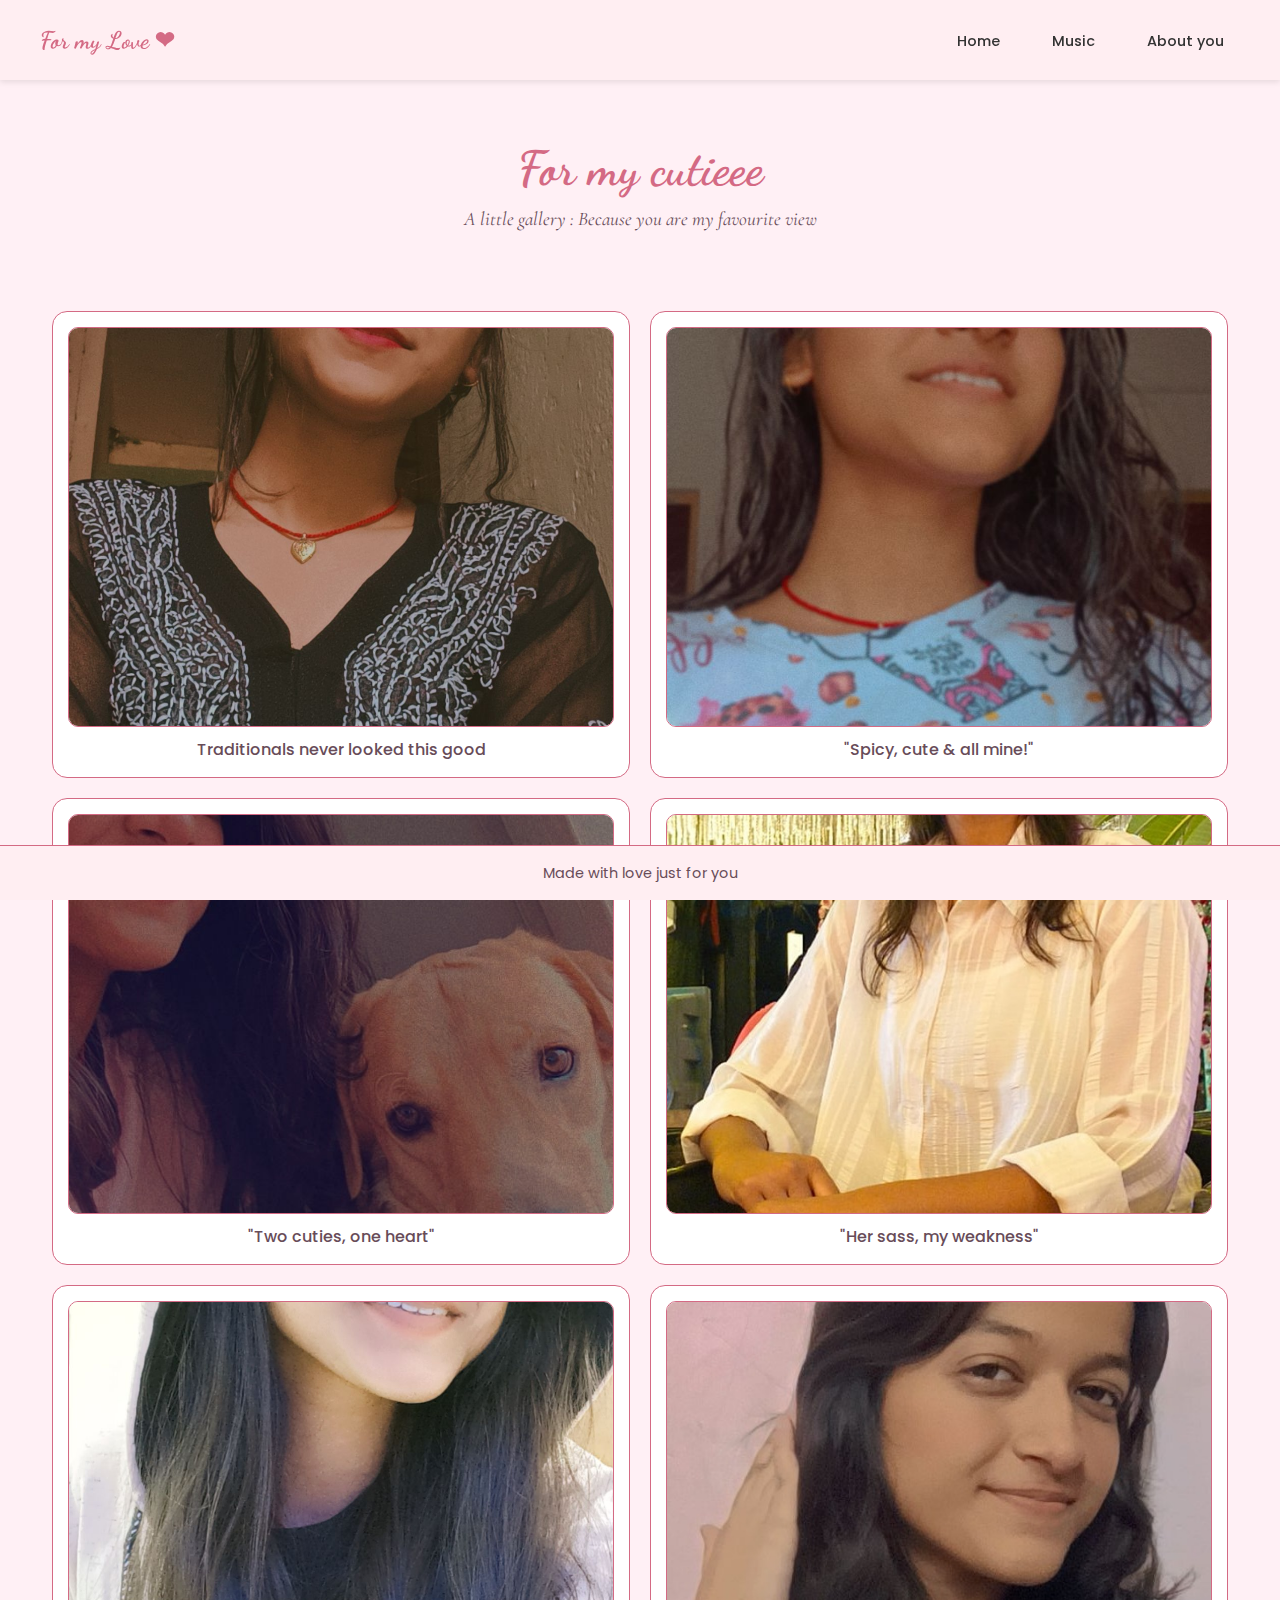
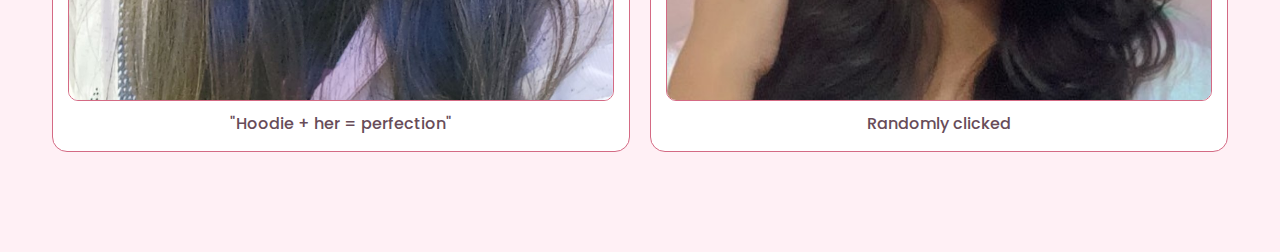
<file: Pages/Gallery/index.html>
<!DOCTYPE html>
<html lang="en">
<head>
  <meta charset="UTF-8">
  <meta name="viewport" content="width=device-width, initial-scale=1.0">
  <link rel="stylesheet" href="https://cdnjs.cloudflare.com/ajax/libs/font-awesome/6.5.0/css/all.min.css">
  <link rel="preconnect" href="https://fonts.googleapis.com">
  <link rel="preconnect" href="https://fonts.gstatic.com" crossorigin>
  <link href="https://fonts.googleapis.com/css2?family=Dancing+Script:wght@400..700&display=swap" rel="stylesheet">
  <link href="https://fonts.googleapis.com/css2?family=Cormorant+Garamond:ital,wght@0,300..700;1,300..700&display=swap" rel="stylesheet">
  <link href="https://fonts.googleapis.com/css2?family=Poppins:ital,wght@0,100;0,200;0,300;0,400;0,500;0,600;0,700;0,800;0,900;1,100;1,200;1,300;1,400;1,500;1,600;1,700;1,800;1,900&display=swap" rel="stylesheet">
  <title>Photo Gallery - For My Love</title>

  <style>
    * {
      margin: 0;
      padding: 0;
      box-sizing: border-box;
    }

    body {
      background-color: #fff0f5;
      font-family: "Poppins", sans-serif;
      display: flex;
      flex-direction: column;
      min-height: 100vh;
      padding-bottom: 80px;
    }

    /* Fixed navigation styling to match main page */
    .navbar {
      display: flex;
      align-items: center;
      justify-content: space-between;
      height: 80px;
      width: 100%;
      background: #ffeef2;
      padding: 0 40px;
      position: fixed;
      top: 0;
      z-index: 1000;
      box-shadow: 0 2px 6px rgba(0, 0, 0, 0.1);
    }

    .nav_content {
      display: flex;
      align-items: center;
      justify-content: space-between;
      width: 100%;
      gap: 50px;
    }

    .nav_text {
      font-size: 1.5rem;
      font-weight: bold;
      color: #d46a84;
      font-family: "Dancing Script", cursive;
    }

    .nav_link ul {
      list-style: none;
      display: flex;
      
      gap: 20px;
      align-items: center;
    }
   

    .nav_link ul li a {
      text-decoration: none;
      color: #333;
      font-size: 0.9rem;
      font-weight: 500;
      transition: all 0.3s ease;
      padding: 8px 16px;
      border-radius: 20px;
    }

    .nav_link ul li a:hover {
      color: #d46a84;
      background-color: rgba(212, 106, 132, 0.1);
    }

    .profile-img {
      width: 40px;
      height: 40px;
      border-radius: 50%;
      object-fit: cover;
      border: 2px solid #d46a84;
    }

    .header {
      text-align: center;
      margin: 120px 0 40px 0;
      padding: 20px;
    }

    .header b {
      font-size: 3rem;
      color: #d46a84;
      font-family: "Dancing Script", cursive;
      display: block;
      margin-bottom: 10px;
    }

    .header .tagline {
      font-size: 1.2rem;
      color: #684c59;
      font-style: italic;
      font-family: "Cormorant Garamond", serif;
    }

    .border {
      flex: 1;
      width: 95%;
      margin: 0 auto;
      display: flex;
      justify-content: center;
      align-items: flex-start;
      overflow-y: auto;
    }

    #grid {
      display: grid;
      grid-template-columns: repeat(2, 1fr);
      gap: 20px;
      width: 100%;
      padding: 20px;
    }

    .gridimg {
      background-color: white;
      border: 1px solid #d46a84;
      display: flex;
      flex-direction: column;
      justify-content: center;
      align-items: center;
      padding: 15px;
      border-radius: 15px;
      transition: transform 0.3s ease, box-shadow 0.3s ease;
      cursor: pointer;
    }

    .gridimg:hover {
      transform: translateY(-5px);
      box-shadow: 0 8px 25px rgba(212, 106, 132, 0.3);
    }

    .imgcontainer {
      width: 100%;
      height: 400px;
      display: flex;
      justify-content: center;
      align-items: center;
      border: 1px solid #d46a84;
      border-radius: 10px;
      overflow: hidden;
      margin-bottom: 10px;
    }

    .imgcontainer img {
      width: 100%;
      height: 100%;
      object-fit: cover;
    }

    .caption {
      font-family: "Poppins", sans-serif;
      font-size: 1rem;
      font-weight: 500;
      color: #684c59;
      text-align: center;
    }

    /* Modal styles */
    .modal {
      display: none;
      position: fixed;
      z-index: 2000;
      left: 0;
      top: 0;
      width: 100%;
      height: 100%;
      background: rgba(0,0,0,0.8);
    }

    .modal-content {
      position: relative;
      margin: 5% auto;
      display: block;
      max-width: 90%;
      max-height: 90%;
      border-radius: 10px;
      
    }

    .close {
      position: absolute;
      top: 15px;
      right: 25px;
      color: #fff;
      font-size: 35px;
      cursor: pointer;
      z-index: 2001;
    }

    .close:hover {
      color: #d46a84;
    }

    .prev, .next {
      cursor: pointer;
      position: absolute;
      top: 50%;
      width: auto;
      padding: 16px;
      margin-top: -22px;
      color: white;
      font-weight: bold;
      font-size: 30px;
      transition: 0.3s;
      user-select: none;
      z-index: 2001;
    }

    .prev { left: 20px; }
    .next { right: 20px; }
    .prev:hover, .next:hover { color: #d46a84; }

    .footer {
      position: fixed;
      bottom: 0;
      display: flex;
      flex-direction: column;
      align-items: center;
      justify-content: center;
      height: 55px;
      width: 100%;
      background: #ffeef2;
      border-top: 1px solid #d46a84;
      z-index: 1000;
    }

    .footer p {
      font-size: 0.9rem;
      color: #684c59;
      font-family: "Poppins", sans-serif;
    }

    @media (max-width: 768px) {
      .navbar {
        padding: 0 20px;
      }

      .nav_content {
        gap: 20px;
      }

      .nav_text {
        font-size: 1.2rem;
      }

      .nav_link ul {
        gap: 15px;
      }

      .nav_link ul li a {
        font-size: 0.75rem;
        padding: 6px 12px;
      }

      .header b {
        font-size: 3rem;
      }
      
      #grid {
        grid-template-columns: 1fr;
        gap: 15px;
      }
      
      .imgcontainer {
        height: 500px;
      }
    }

    @media (max-width: 480px) {
      .nav_link ul {
        flex-direction: row;
        gap: 4px;
      }

      .navbar {
        height: auto;
        padding: 15px 20px;
      }

      .header {
        margin-top: 140px;
      }
    }
  </style>
</head>
<body>
  <header class="navbar">
    <div class="nav_content">
      <div class="nav_text">
        <span>For my Love &#x2764;</span>
      </div>
      <div class="nav_link">
        <ul>
          <li><a href="../../index.html">Home</a></li>
          <li><a href="../MusicAlbum/ma.html">Music</a></li>
          <li><a href="../AboutYou/about.html">About you</a></li>
        </ul>
      </div>
    </div>
  </header>

  <div class="header">
    <b>For my cutieee</b>
    <p class="tagline">A little gallery : Because you are my favourite view</p>
  </div>
  
  <div class="border">
    <section id="grid">
      <!-- Updated with working placeholder images -->
      <div class="gridimg" onclick="openModal('dress1')">
        <div class="imgcontainer">
          <img src="../../Images/Gallery/image1/Image1_1.jpg" alt="Traditional Dress">
        </div>
        <div class="caption">Traditionals never looked this good</div>
      </div>

      <div class="gridimg" onclick="openModal('dress2')">
        <div class="imgcontainer">
          <img src="../../Images/Gallery/image2/Image2_1.jpg" alt="Cute Portrait">
        </div>
        <div class="caption">"Spicy, cute & all mine!"</div>
      </div>

      <div class="gridimg" onclick="openModal('dress3')">
        <div class="imgcontainer">
          <img src="../../Images/Gallery/image3/Image3_1.jpg" alt="With Pet">
        </div>
        <div class="caption">"Two cuties, one heart"</div>
      </div>

      <div class="gridimg" onclick="openModal('dress4')">
        <div class="imgcontainer">
          <img src="../../Images/Gallery/image4/Image4_1.jpg" alt="Stylish Look">
        </div>
        <div class="caption">"Her sass, my weakness"</div>
      </div>

      <div class="gridimg" onclick="openModal('dress5')">
        <div class="imgcontainer">
          <img src="../../Images/Gallery/image5/Image5_1.jpg" alt="Casual Hoodie">
        </div>
        <div class="caption">"Hoodie + her = perfection"</div>
      </div>

      <div class="gridimg" onclick="openModal('dress6')">
        <div class="imgcontainer">
          <img src="../../Images/Gallery/image6/Image6_1.jpg" alt="Candid Shot">
        </div>
        <div class="caption">Randomly clicked</div>
      </div>
    </section>
  </div>

  <div class="footer">
    <p>Made with love just for you</p>
  </div>

  <!-- Slideshow Modal -->
  <div id="myModal" class="modal">
    <span class="close" onclick="closeModal()">&times;</span>
    <img class="modal-content" id="modalImg">
    <a class="prev" onclick="changeSlide(-1)">&#10094;</a>
    <a class="next" onclick="changeSlide(1)">&#10095;</a>
  </div>

  <script>
    const wardrobes = {
      dress1: [
        "../../Images/Gallery/image1/image1_1.jpg",
       "../../Images/Gallery/image1/image1_2.jpg",
       "../../Images/Gallery/image1/image1_3.jpg",
       "../../Images/Gallery/image1/image1_4.jpg",
       "../../Images/Gallery/image1/image1_5.jpg",
       "../../Images/Gallery/image1/image1_6.jpg",
       "../../Images/Gallery/image1/image1_7.jpg",
       "../../Images/Gallery/image1/image1_8.jpg",
       "../../Images/Gallery/image1/image1_9.jpg",
       "../../Images/Gallery/image1/image1_10.jpg",
       "../../Images/Gallery/image1/image1_11.jpg",
       "../../Images/Gallery/image1/image1_12.jpg",
       "../../Images/Gallery/image1/image1_13.jpg",
       "../../Images/Gallery/image1/image1_14.jpg",
       "../../Images/Gallery/image1/image1_15.jpg",
       "../../Images/Gallery/image1/image1_16.jpg",
       "../../Images/Gallery/image1/image1_17.jpg",
       "../../Images/Gallery/image1/image1_18.jpg",
       "../../Images/Gallery/image1/image1_19.jpg",
       "../../Images/Gallery/image1/image1_20.jpg",
       "../../Images/Gallery/image1/image1_21.jpg",
       "../../Images/Gallery/image1/image1_22.jpg",
       "../../Images/Gallery/image1/image1_23.jpg",
       "../../Images/Gallery/image1/image1_24.jpg",
       "../../Images/Gallery/image1/image1_25.jpg",
       "../../Images/Gallery/image1/image1_26.jpg",
       "../../Images/Gallery/image1/image1_27.jpg",
       "../../Images/Gallery/image1/image1_28.jpg",
       "../../Images/Gallery/image1/image1_29.jpg",
       "../../Images/Gallery/image1/image1_30.jpg",
       "../../Images/Gallery/image1/image1_31.jpg",
       "../../Images/Gallery/image1/image1_32.jpg",
       "../../Images/Gallery/image1/image1_33.jpg",
       "../../Images/Gallery/image1/image1_34.jpg",
       "../../Images/Gallery/image1/image1_35.jpg",
       "../../Images/Gallery/image1/image1_36.jpg",
       "../../Images/Gallery/image1/image1_37.jpg",
       "../../Images/Gallery/image1/image1_38.jpg",
       "../../Images/Gallery/image1/image1_39.jpg",
       "../../Images/Gallery/image1/image1_40.jpg",
       "../../Images/Gallery/image1/image1_41.jpg",
       "../../Images/Gallery/image1/image1_42.jpg"
       
      ],
      dress2: [
"../../Images/Gallery/image2/image2_1.jpg",
"../../Images/Gallery/image2/image2_2.jpg",
"../../Images/Gallery/image2/image2_3.jpg",
"../../Images/Gallery/image2/image2_4.jpg",
"../../Images/Gallery/image2/image2_5.jpg",
"../../Images/Gallery/image2/image2_6.jpg",
"../../Images/Gallery/image2/image2_7.jpg",
"../../Images/Gallery/image2/image2_8.jpg",
"../../Images/Gallery/image2/image2_9.jpg",
"../../Images/Gallery/image2/image2_10.jpg",
"../../Images/Gallery/image2/image2_11.jpg",
"../../Images/Gallery/image2/image2_12.jpg",
"../../Images/Gallery/image2/image2_13.jpg",
"../../Images/Gallery/image2/image2_14.jpg",
"../../Images/Gallery/image2/image2_15.jpg",
"../../Images/Gallery/image2/image2_16.jpg",
"../../Images/Gallery/image2/image2_17.jpg",
"../../Images/Gallery/image2/image2_18.jpg",
"../../Images/Gallery/image2/image2_19.jpg",
"../../Images/Gallery/image2/image2_20.jpg",
"../../Images/Gallery/image2/image2_21.jpg",
"../../Images/Gallery/image2/image2_22.jpg",
"../../Images/Gallery/image2/image2_23.jpg",
"../../Images/Gallery/image2/image2_24.jpg",
"../../Images/Gallery/image2/image2_25.jpg",
"../../Images/Gallery/image2/image2_26.jpg",
"../../Images/Gallery/image2/image2_27.jpg",
"../../Images/Gallery/image2/image2_28.jpg",
"../../Images/Gallery/image2/image2_29.jpg",
"../../Images/Gallery/image2/image2_30.jpg",
"../../Images/Gallery/image2/image2_31.jpg",
"../../Images/Gallery/image2/image2_32.jpg",
"../../Images/Gallery/image2/image2_33.jpg",
"../../Images/Gallery/image2/image2_34.jpg",
"../../Images/Gallery/image2/image2_35.jpg"
  ],
      dress3: [
      "../../Images/Gallery/image3/image3_1.jpg",
"../../Images/Gallery/image3/image3_2.jpg",
"../../Images/Gallery/image3/image3_3.jpg",
"../../Images/Gallery/image3/image3_4.jpg",
"../../Images/Gallery/image3/image3_5.jpg",
"../../Images/Gallery/image3/image3_6.jpg",
"../../Images/Gallery/image3/image3_7.jpg",
"../../Images/Gallery/image3/image3_8.jpg",
"../../Images/Gallery/image3/image3_9.jpg",
"../../Images/Gallery/image3/image3_10.jpg",
"../../Images/Gallery/image3/image3_11.jpg",
"../../Images/Gallery/image3/image3_12.jpg",
"../../Images/Gallery/image3/image3_13.jpg",
"../../Images/Gallery/image3/image3_14.jpg",
"../../Images/Gallery/image3/image3_15.jpg",
"../../Images/Gallery/image3/image3_16.jpg",
"../../Images/Gallery/image3/image3_17.jpg",
"../../Images/Gallery/image3/image3_18.jpg",
"../../Images/Gallery/image3/image3_19.jpg",
"../../Images/Gallery/image3/image3_20.jpg",
"../../Images/Gallery/image3/image3_21.jpg",
"../../Images/Gallery/image3/image3_22.jpg",
"../../Images/Gallery/image3/image3_23.jpg",
"../../Images/Gallery/image3/image3_24.jpg",
"../../Images/Gallery/image3/image3_25.jpg",
"../../Images/Gallery/image3/image3_26.jpg",
"../../Images/Gallery/image3/image3_27.jpg",
"../../Images/Gallery/image3/image3_28.jpg",
"../../Images/Gallery/image3/image3_29.jpg",
"../../Images/Gallery/image3/image3_30.jpg",
"../../Images/Gallery/image3/image3_31.jpg",
"../../Images/Gallery/image3/image3_32.jpg",
"../../Images/Gallery/image3/image3_33.jpg",
"../../Images/Gallery/image3/image3_34.jpg",
"../../Images/Gallery/image3/image3_35.jpg",
"../../Images/Gallery/image3/image3_36.jpg",
"../../Images/Gallery/image3/image3_37.jpg",
"../../Images/Gallery/image3/image3_38.jpg",
"../../Images/Gallery/image3/image3_39.jpg",
"../../Images/Gallery/image3/image3_40.jpg",
"../../Images/Gallery/image3/image3_41.jpg",
"../../Images/Gallery/image3/image3_42.jpg",
"../../Images/Gallery/image3/image3_43.jpg",
"../../Images/Gallery/image3/image3_44.jpg"


        
      ],
      dress4: [
       "../../Images/Gallery/image4/image4_1.jpg",
"../../Images/Gallery/image4/image4_2.jpg",
"../../Images/Gallery/image4/image4_3.jpg",
"../../Images/Gallery/image4/image4_4.jpg",
"../../Images/Gallery/image4/image4_5.jpg",
"../../Images/Gallery/image4/image4_6.jpg",
"../../Images/Gallery/image4/image4_7.jpg",
"../../Images/Gallery/image4/image4_8.jpg",
"../../Images/Gallery/image4/image4_9.jpg",
"../../Images/Gallery/image4/image4_10.jpg",
"../../Images/Gallery/image4/image4_11.jpg",
"../../Images/Gallery/image4/image4_12.jpg",
"../../Images/Gallery/image4/image4_13.jpg",
"../../Images/Gallery/image4/image4_14.jpg",
"../../Images/Gallery/image4/image4_15.jpg"


      ],
      dress5: [
        "../../Images/Gallery/image5/image5_1.jpg",
"../../Images/Gallery/image5/image5_2.jpg",
"../../Images/Gallery/image5/image5_3.jpg",
"../../Images/Gallery/image5/image5_4.jpg",
"../../Images/Gallery/image5/image5_5.jpg",
"../../Images/Gallery/image5/image5_6.jpg",
"../../Images/Gallery/image5/image5_7.jpg",
"../../Images/Gallery/image5/image5_8.jpg",
"../../Images/Gallery/image5/image5_9.jpg",
"../../Images/Gallery/image5/image5_10.jpg",
"../../Images/Gallery/image5/image5_11.jpg",
"../../Images/Gallery/image5/image5_12.jpg",
"../../Images/Gallery/image5/image5_13.jpg",
"../../Images/Gallery/image5/image5_14.jpg",
"../../Images/Gallery/image5/image5_15.jpg",
"../../Images/Gallery/image5/image5_16.jpg",
"../../Images/Gallery/image5/image5_17.jpg",
"../../Images/Gallery/image5/image5_18.jpg",
"../../Images/Gallery/image5/image5_19.jpg",
"../../Images/Gallery/image5/image5_20.jpg",
"../../Images/Gallery/image5/image5_21.jpg",
"../../Images/Gallery/image5/image5_22.jpg",
"../../Images/Gallery/image5/image5_23.jpg",
"../../Images/Gallery/image5/image5_24.jpg",
"../../Images/Gallery/image5/image5_25.jpg",
"../../Images/Gallery/image5/image5_26.jpg",
"../../Images/Gallery/image5/image5_27.jpg",
"../../Images/Gallery/image5/image5_28.jpg",
"../../Images/Gallery/image5/image5_29.jpg"


      ],
      dress6: [
       "../../Images/Gallery/image6/image6_1.jpg",
"../../Images/Gallery/image6/image6_2.jpg",
"../../Images/Gallery/image6/image6_3.jpg",
"../../Images/Gallery/image6/image6_4.jpg",
"../../Images/Gallery/image6/image6_5.jpg",
"../../Images/Gallery/image6/image6_6.jpg",
"../../Images/Gallery/image6/image6_7.jpg",
"../../Images/Gallery/image6/image6_8.jpg",
"../../Images/Gallery/image6/image6_9.jpg",
"../../Images/Gallery/image6/image6_10.jpg",
"../../Images/Gallery/image6/image6_11.jpg",
"../../Images/Gallery/image6/image6_12.jpg",
"../../Images/Gallery/image6/image6_13.jpg",
"../../Images/Gallery/image6/image6_14.jpg",
"../../Images/Gallery/image6/image6_15.jpg",
"../../Images/Gallery/image6/image6_16.jpg",
"../../Images/Gallery/image6/image6_17.jpg"


      ]
    };

    let currentSet = [];
    let index = 0;
    let slideInterval;

    function openModal(setName) {
      currentSet = wardrobes[setName];
      index = 0;
      document.getElementById("myModal").style.display = "block";
      document.getElementById("modalImg").src = currentSet[index];

      slideInterval = setInterval(() => {
        changeSlide(1);
      }, 3000);
    }

    function closeModal() {
      document.getElementById("myModal").style.display = "none";
      clearInterval(slideInterval);
    }

    function changeSlide(n) {
      if (currentSet.length === 0) return;
      index = (index + n + currentSet.length) % currentSet.length;
      document.getElementById("modalImg").src = currentSet[index];
    }

    // Close modal when clicking outside the image
    window.onclick = function(event) {
      const modal = document.getElementById("myModal");
      if (event.target == modal) {
        closeModal();
      }
    }

    // Simple page transition
    document.addEventListener('DOMContentLoaded', function() {
      document.body.style.opacity = '0';
      document.body.style.transition = 'opacity 0.3s ease-in-out';
      
      setTimeout(function() {
        document.body.style.opacity = '1';
      }, 100);
    });
  </script>
</body>
</html>
</file>
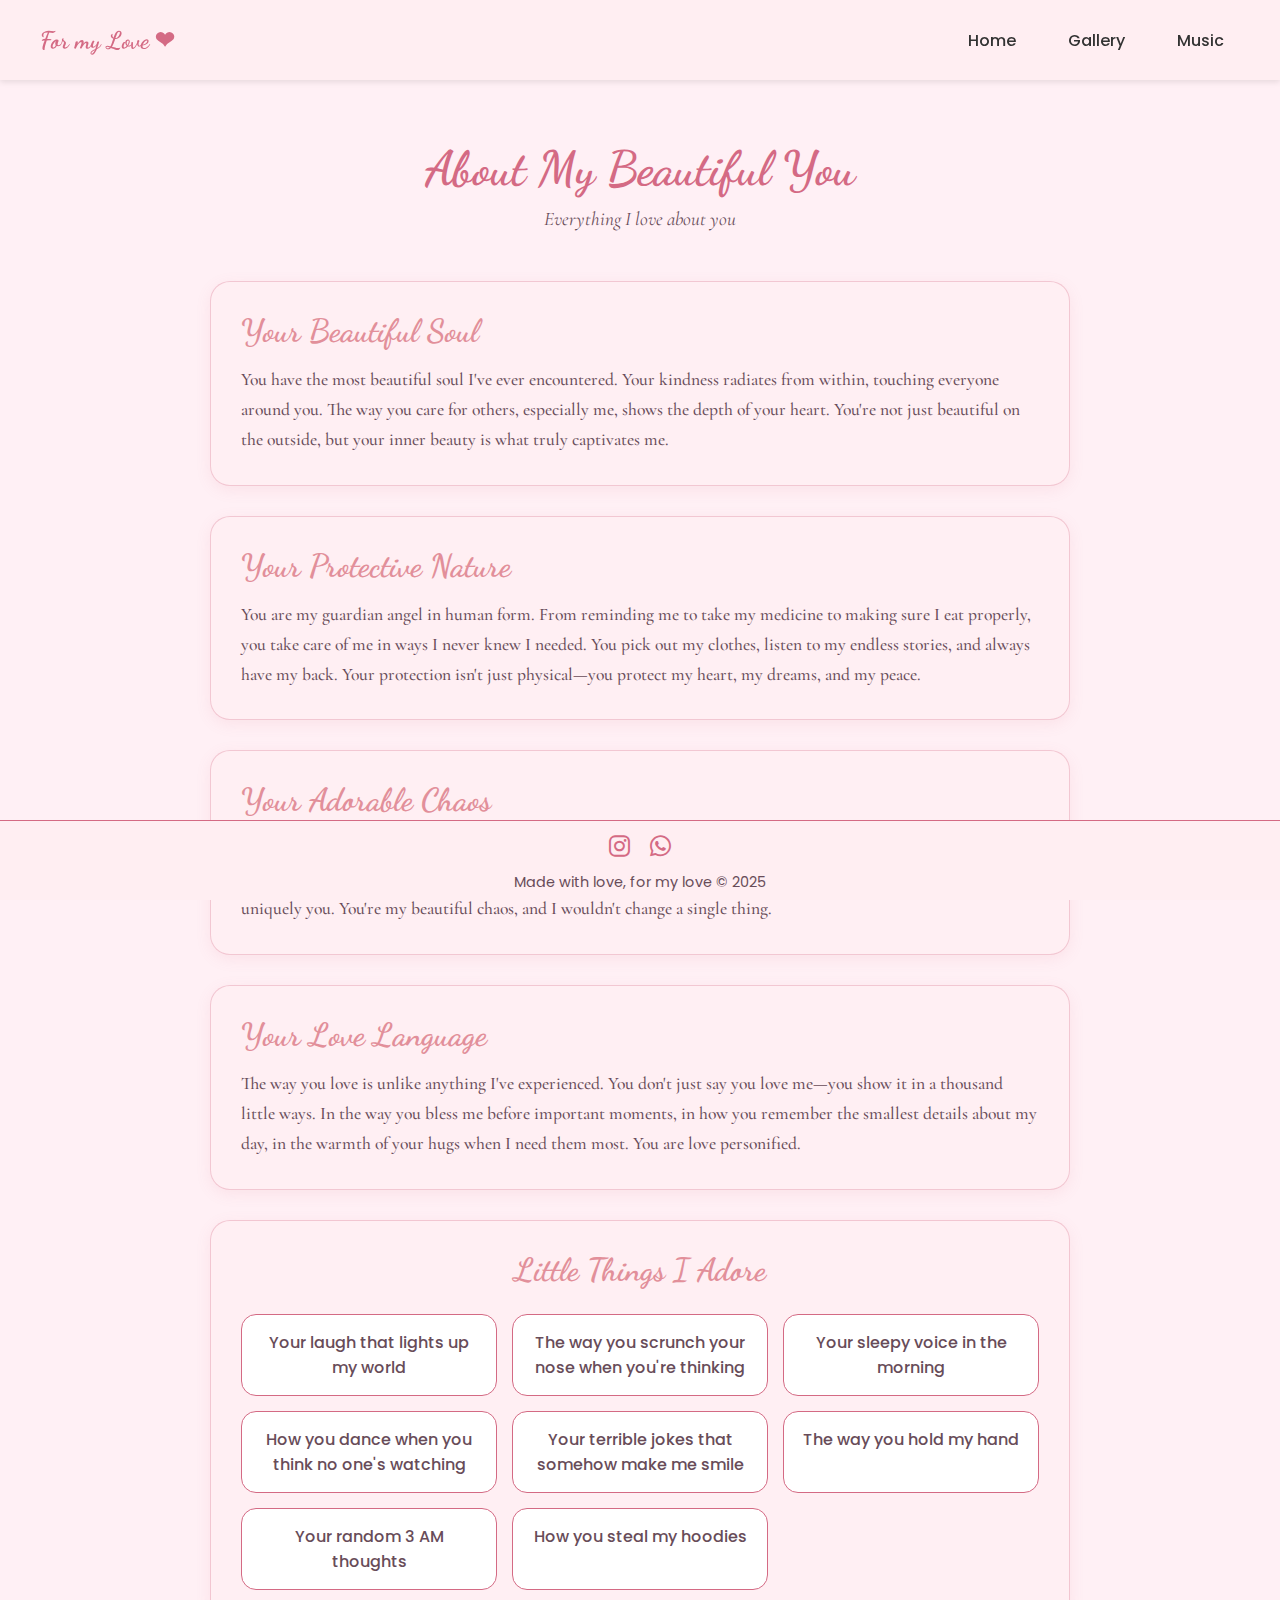
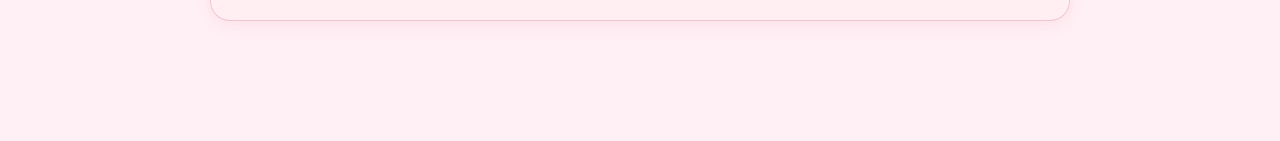
<file: Pages/AboutYou/about.html>
<!DOCTYPE html>
<html>
<head>
  <meta name="viewport" content="width=device-width, initial-scale=1.0">
  <link rel="stylesheet" href="https://cdnjs.cloudflare.com/ajax/libs/font-awesome/6.5.0/css/all.min.css">
  <link rel="preconnect" href="https://fonts.googleapis.com">
  <link rel="preconnect" href="https://fonts.gstatic.com" crossorigin>
  <link href="https://fonts.googleapis.com/css2?family=Dancing+Script:wght@400..700&display=swap" rel="stylesheet">
  <link href="https://fonts.googleapis.com/css2?family=Cormorant+Garamond:ital,wght@0,300..700;1,300..700&display=swap" rel="stylesheet">
  <link href="https://fonts.googleapis.com/css2?family=Poppins:ital,wght@0,100;0,200;0,300;0,400;0,500;0,600;0,700;0,800;0,900;1,100;1,200;1,300;1,400;1,500;1,600;1,700;1,800;1,900&display=swap" rel="stylesheet">
  <title>About You - My Love</title>
  <style>
    * {
      margin: 0;
      padding: 0;
      box-sizing: border-box;
    }

    body {
      background-color: #fff0f5;
      font-family: "Poppins", sans-serif;
      padding-bottom: 100px;
    }

    .navbar {
      display: flex;
      align-items: center;
      justify-content: space-between;
      height: 80px;
      width: 100%;
      background: #ffeef2;
      padding: 0 40px;
      position: fixed;
      top: 0;
      z-index: 1000;
      box-shadow: 0 2px 6px rgba(0, 0, 0, 0.1);
    }

    .nav_content {
      display: flex;
      align-items: center;
      justify-content: space-between;
      width: 100%;
      gap: 50px;
    }

    .nav_text {
      font-size: 1.5rem;
      font-weight: bold;
      color: #d46a84;
      font-family: "Dancing Script", cursive;
    }

    .nav_link ul {
      list-style: none;
      display: flex;
      gap: 20px;
      align-items: center;
    }

    .nav_link ul li a {
      text-decoration: none;
      color: #333;
      font-size: 1rem;
      font-weight: 500;
      transition: all 0.3s ease;
      padding: 8px 16px;
      border-radius: 20px;
    }

    .nav_link ul li a:hover {
      color: #d46a84;
      background-color: rgba(212, 106, 132, 0.1);
    }

    .profile-img {
      width: 40px;
      height: 40px;
      border-radius: 50%;
      object-fit: cover;
      border: 2px solid #d46a84;
    }

    .about-container {
      max-width: 900px;
      margin: 120px auto 0 auto;
      padding: 20px;
    }

    .about-header {
      text-align: center;
      margin-bottom: 50px;
    }

    .about-header h1 {
      font-family: "Dancing Script", cursive;
      font-size: 3rem;
      color: #d46a84;
      margin-bottom: 10px;
    }

    .about-header .subtitle {
      font-size: 1.2rem;
      color: #684c59;
      font-style: italic;
      font-family: "Cormorant Garamond", serif;
    }

    .about-content {
      display: flex;
      flex-direction: column;
      gap: 30px;
    }

    .about-section {
      background: rgba(255, 238, 242, 0.5);
      padding: 30px;
      border-radius: 20px;
      border: 1px solid rgba(212, 106, 132, 0.3);
      box-shadow: 0 4px 15px rgba(212, 106, 132, 0.1);
    }

    .about-section h2 {
      font-family: "Dancing Script", cursive;
      font-size: 2rem;
      color: #e28f9a;
      margin-bottom: 15px;
    }

    .about-section p {
      font-size: 1.1rem;
      color: #684c59;
      font-family: "Cormorant Garamond", serif;
      line-height: 1.7;
      font-weight: 500;
    }

    .love-notes {
      background: rgba(255, 238, 242, 0.7);
      padding: 30px;
      border-radius: 20px;
      border: 1px solid rgba(212, 106, 132, 0.3);
      box-shadow: 0 4px 15px rgba(212, 106, 132, 0.1);
    }

    .love-notes h2 {
      font-family: "Dancing Script", cursive;
      font-size: 2rem;
      color: #e28f9a;
      margin-bottom: 25px;
      text-align: center;
    }

    .notes-grid {
      display: grid;
      grid-template-columns: repeat(auto-fit, minmax(250px, 1fr));
      gap: 15px;
    }

    .note {
      background: white;
      padding: 15px;
      border-radius: 15px;
      border: 1px solid #d46a84;
      text-align: center;
      font-size: 1rem;
      color: #684c59;
      font-weight: 500;
      transition: all 0.3s ease;
      cursor: pointer;
    }

    .note:hover {
      transform: translateY(-3px);
      box-shadow: 0 6px 15px rgba(212, 106, 132, 0.3);
      background: rgba(255, 238, 242, 0.8);
    }

    .social_links {
      position: fixed;
      bottom: 0;
      display: flex;
      flex-direction: column;
      align-items: center;
      justify-content: center;
      height: 80px;
      width: 100%;
      background: #ffeef2;
      border-top: 1px solid #d46a84;
      z-index: 1000;
    }

    .social_links .icon {
      display: flex;
      gap: 20px;
      margin-bottom: 8px;
    }

    .social_links .icon a {
      color: #d46a84;
      font-size: 1.5rem;
      transition: all 0.3s ease;
    }

    .social_links .icon a:hover {
      color: #e28f9a;
      transform: scale(1.2);
    }

    .social_links p {
      font-size: 0.9rem;
      color: #684c59;
    }

    @media (max-width: 768px) {
      .navbar {
        padding: 0 20px;
      }

      .nav_content {
        gap: 20px;
      }

      .nav_text {
        font-size: 1.2rem;
      }

      .nav_link ul {
        gap: 15px;
      }

      .nav_link ul li a {
        font-size: 0.787rem;
        padding: 6px 12px;
      }

      .about-header h1 {
        font-size: 2.5rem;
      }

      .about-container {
        padding: 20px;
      }

      .about-section {
        padding: 20px;
      }

      .about-section h2 {
        font-size: 1.8rem;
      }

      .about-section p {
        font-size: 1rem;
      }

      .notes-grid {
        grid-template-columns: 1fr;
      }
    }

    @media (max-width: 480px) {
      .nav_link ul {
        flex-direction: row;
        gap: 8px;
      }

      .navbar {
        height: auto;
        padding: 15px 20px;
      }

      .about-container {
        margin-top: 140px;
      }
    }
  </style>
</head>
<body>
  <header class="navbar">
    <div class="nav_content">
      <div class="nav_text">
        <span>For my Love &#x2764;</span>
      </div>
      <div class="nav_link">
        <ul>
          <li><a href="../../index.html">Home</a></li>
          <li><a href="../Gallery/index.html">Gallery</a></li>
          <li><a href="../MusicAlbum/ma.html">Music</a></li>
          
        </ul>
      </div>
    </div>
  </header>

  <div class="about-container">
    <div class="about-header">
      <h1>About My Beautiful You</h1>
      <p class="subtitle">Everything I love about you</p>
    </div>

    <div class="about-content">
      <div class="about-section">
        <h2>Your Beautiful Soul</h2>
        <p>You have the most beautiful soul I've ever encountered. Your kindness radiates from within, touching everyone around you. The way you care for others, especially me, shows the depth of your heart. You're not just beautiful on the outside, but your inner beauty is what truly captivates me.</p>
      </div>

      <div class="about-section">
        <h2>Your Protective Nature</h2>
        <p>You are my guardian angel in human form. From reminding me to take my medicine to making sure I eat properly, you take care of me in ways I never knew I needed. You pick out my clothes, listen to my endless stories, and always have my back. Your protection isn't just physical—you protect my heart, my dreams, and my peace.</p>
      </div>

      <div class="about-section">
        <h2>Your Adorable Chaos</h2>
        <p>I love how wonderfully complicated you are. Our silly fights that always end in laughter, your random mood swings that keep life interesting, and the way you can be stubborn about the smallest things—it's all part of what makes you uniquely you. You're my beautiful chaos, and I wouldn't change a single thing.</p>
      </div>

      <div class="about-section">
        <h2>Your Love Language</h2>
        <p>The way you love is unlike anything I've experienced. You don't just say you love me—you show it in a thousand little ways. In the way you bless me before important moments, in how you remember the smallest details about my day, in the warmth of your hugs when I need them most. You are love personified.</p>
      </div>

      <div class="love-notes">
        <h2>Little Things I Adore</h2>
        <div class="notes-grid">
          <div class="note">Your laugh that lights up my world</div>
          <div class="note">The way you scrunch your nose when you're thinking</div>
          <div class="note">Your sleepy voice in the morning</div>
          <div class="note">How you dance when you think no one's watching</div>
          <div class="note">Your terrible jokes that somehow make me smile</div>
          <div class="note">The way you hold my hand</div>
          <div class="note">Your random 3 AM thoughts</div>
          <div class="note">How you steal my hoodies</div>
        </div>
      </div>
    </div>
  </div>

  <script>
    // Simple page transition
    document.addEventListener('DOMContentLoaded', function() {
      document.body.style.opacity = '0';
      document.body.style.transition = 'opacity 0.3s ease-in-out';
      
      setTimeout(function() {
        document.body.style.opacity = '1';
      }, 100);

      // Add hover effects to notes
      const notes = document.querySelectorAll('.note');
      notes.forEach(note => {
        note.addEventListener('mouseenter', function() {
          this.style.transform = 'translateY(-3px) scale(1.02)';
        });
        note.addEventListener('mouseleave', function() {
          this.style.transform = 'translateY(0) scale(1)';
        });
      });
    });
  </script>

  <footer class="social_links">
    <div class="icon">
      <a href="https://www.instagram.com/sanjeev__singh_._?igsh=MTZiY3gyd3FscW83aw==" target="_blank"><i class="fa-brands fa-instagram"></i></a>
      <a href="https://wa.me/7545091005" target="_blank"><i class="fab fa-whatsapp"></i></a>
    </div>
    <p>Made with love, for my love &copy; 2025</p>
  </footer>
</body>
</html>
</file>
